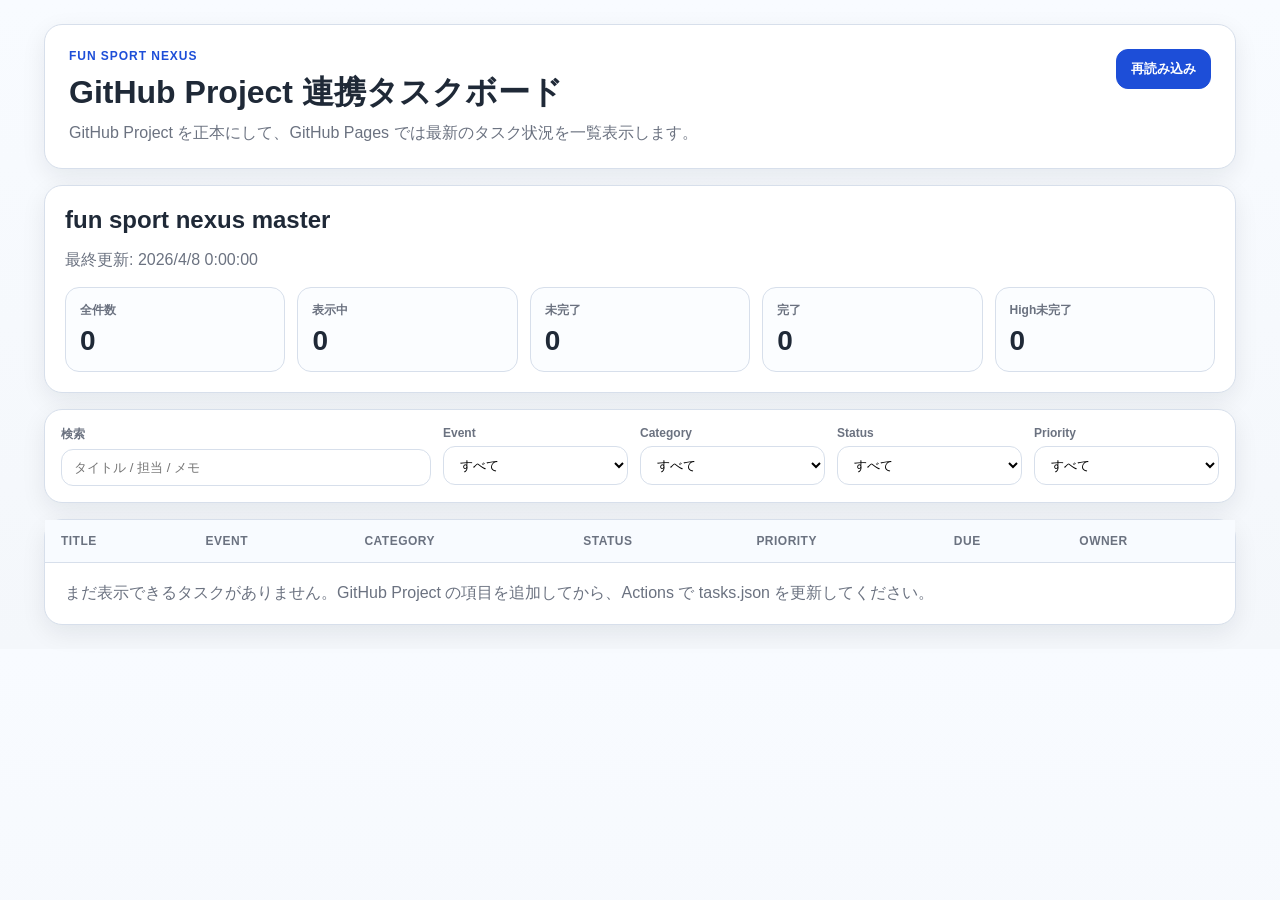
<file: docs/index.html>
<!DOCTYPE html>
<html lang="ja">
<head>
  <meta charset="UTF-8" />
  <meta name="viewport" content="width=device-width, initial-scale=1.0" />
  <title>fun sport nexus task board</title>
  <link rel="stylesheet" href="./styles.css" />
</head>
<body>
  <div class="page">
    <header class="hero">
      <div>
        <p class="eyebrow">fun sport nexus</p>
        <h1>GitHub Project 連携タスクボード</h1>
        <p class="lead">GitHub Project を正本にして、GitHub Pages では最新のタスク状況を一覧表示します。</p>
      </div>
      <div class="hero-actions">
        <button id="reloadBtn" class="btn primary">再読み込み</button>
      </div>
    </header>

    <section class="panel summary-panel">
      <div class="summary-head">
        <div>
          <h2 id="projectTitle">読み込み中...</h2>
          <p id="generatedAt" class="muted">データ取得中です</p>
        </div>
      </div>
      <div class="stats" id="stats"></div>
    </section>

    <section class="filters panel">
      <div class="filter-field">
        <label for="searchInput">検索</label>
        <input id="searchInput" type="text" placeholder="タイトル / 担当 / メモ" />
      </div>
      <div class="filter-field">
        <label for="eventFilter">Event</label>
        <select id="eventFilter"><option value="all">すべて</option></select>
      </div>
      <div class="filter-field">
        <label for="categoryFilter">Category</label>
        <select id="categoryFilter"><option value="all">すべて</option></select>
      </div>
      <div class="filter-field">
        <label for="statusFilter">Status</label>
        <select id="statusFilter"><option value="all">すべて</option></select>
      </div>
      <div class="filter-field">
        <label for="priorityFilter">Priority</label>
        <select id="priorityFilter"><option value="all">すべて</option></select>
      </div>
    </section>

    <section class="panel">
      <div class="table-wrap">
        <table>
          <thead>
            <tr>
              <th>Title</th>
              <th>Event</th>
              <th>Category</th>
              <th>Status</th>
              <th>Priority</th>
              <th>Due</th>
              <th>Owner</th>
            </tr>
          </thead>
          <tbody id="taskTableBody"></tbody>
        </table>
      </div>
      <div id="emptyState" class="empty hidden">
        まだ表示できるタスクがありません。GitHub Project の項目を追加してから、Actions で tasks.json を更新してください。
      </div>
    </section>
  </div>

  <script src="./app.js"></script>
</body>
</html>
</file>
<file: docs/styles.css>
:root {
  --bg: #f4f7fb;
  --panel: #ffffff;
  --ink: #1f2937;
  --muted: #6b7280;
  --line: #d7dfeb;
  --primary: #1d4ed8;
  --primary-soft: #e8f0ff;
  --shadow: 0 8px 24px rgba(15, 23, 42, 0.08);
  --radius: 18px;
}
* { box-sizing: border-box; }
body {
  margin: 0;
  background: linear-gradient(180deg, #f8fbff 0%, var(--bg) 100%);
  color: var(--ink);
  font-family: -apple-system, BlinkMacSystemFont, "Segoe UI", Roboto, "Helvetica Neue", Arial, sans-serif;
}
.page {
  max-width: 1240px;
  margin: 0 auto;
  padding: 24px;
}
.hero, .panel {
  background: var(--panel);
  border: 1px solid var(--line);
  border-radius: var(--radius);
  box-shadow: var(--shadow);
}
.hero {
  display: flex;
  justify-content: space-between;
  gap: 16px;
  padding: 24px;
  margin-bottom: 16px;
}
.eyebrow {
  margin: 0 0 8px;
  font-size: 12px;
  font-weight: 700;
  color: var(--primary);
  text-transform: uppercase;
  letter-spacing: 0.08em;
}
h1, h2 { margin: 0; }
.lead {
  margin: 8px 0 0;
  color: var(--muted);
}
.btn {
  border: 1px solid var(--line);
  background: #fff;
  border-radius: 12px;
  padding: 10px 14px;
  font-weight: 700;
  cursor: pointer;
}
.btn.primary {
  color: #fff;
  border-color: var(--primary);
  background: var(--primary);
}
.summary-panel { padding: 20px; margin-bottom: 16px; }
.muted { color: var(--muted); }
.stats {
  display: grid;
  grid-template-columns: repeat(5, minmax(0, 1fr));
  gap: 12px;
  margin-top: 16px;
}
.stat {
  border: 1px solid var(--line);
  border-radius: 14px;
  background: #fbfdff;
  padding: 14px;
}
.stat-label {
  font-size: 12px;
  color: var(--muted);
  font-weight: 700;
}
.stat-value {
  font-size: 28px;
  font-weight: 800;
  margin-top: 6px;
}
.filters {
  display: grid;
  grid-template-columns: 2fr repeat(4, minmax(0, 1fr));
  gap: 12px;
  padding: 16px;
  margin-bottom: 16px;
}
.filter-field {
  display: flex;
  flex-direction: column;
  gap: 6px;
}
.filter-field label {
  font-size: 12px;
  color: var(--muted);
  font-weight: 700;
}
.filter-field input, .filter-field select {
  width: 100%;
  border: 1px solid var(--line);
  border-radius: 12px;
  padding: 10px 12px;
  background: #fff;
}
.table-wrap { overflow: auto; }
table {
  width: 100%;
  border-collapse: collapse;
}
thead th {
  background: #f8fbff;
  color: var(--muted);
  font-size: 12px;
  letter-spacing: 0.04em;
  text-transform: uppercase;
}
th, td {
  padding: 14px 16px;
  border-bottom: 1px solid var(--line);
  text-align: left;
  vertical-align: top;
}
.tag {
  display: inline-flex;
  align-items: center;
  border-radius: 999px;
  padding: 4px 8px;
  font-size: 12px;
  font-weight: 700;
  background: var(--primary-soft);
  color: var(--primary);
}
.title-link {
  color: var(--ink);
  font-weight: 700;
  text-decoration: none;
}
.title-link:hover { text-decoration: underline; }
.sub {
  display: block;
  font-size: 12px;
  color: var(--muted);
  margin-top: 6px;
  white-space: pre-wrap;
}
.empty {
  padding: 20px;
  color: var(--muted);
}
.hidden { display: none; }
@media (max-width: 920px) {
  .hero { flex-direction: column; }
  .stats, .filters { grid-template-columns: 1fr; }
}
</file>
